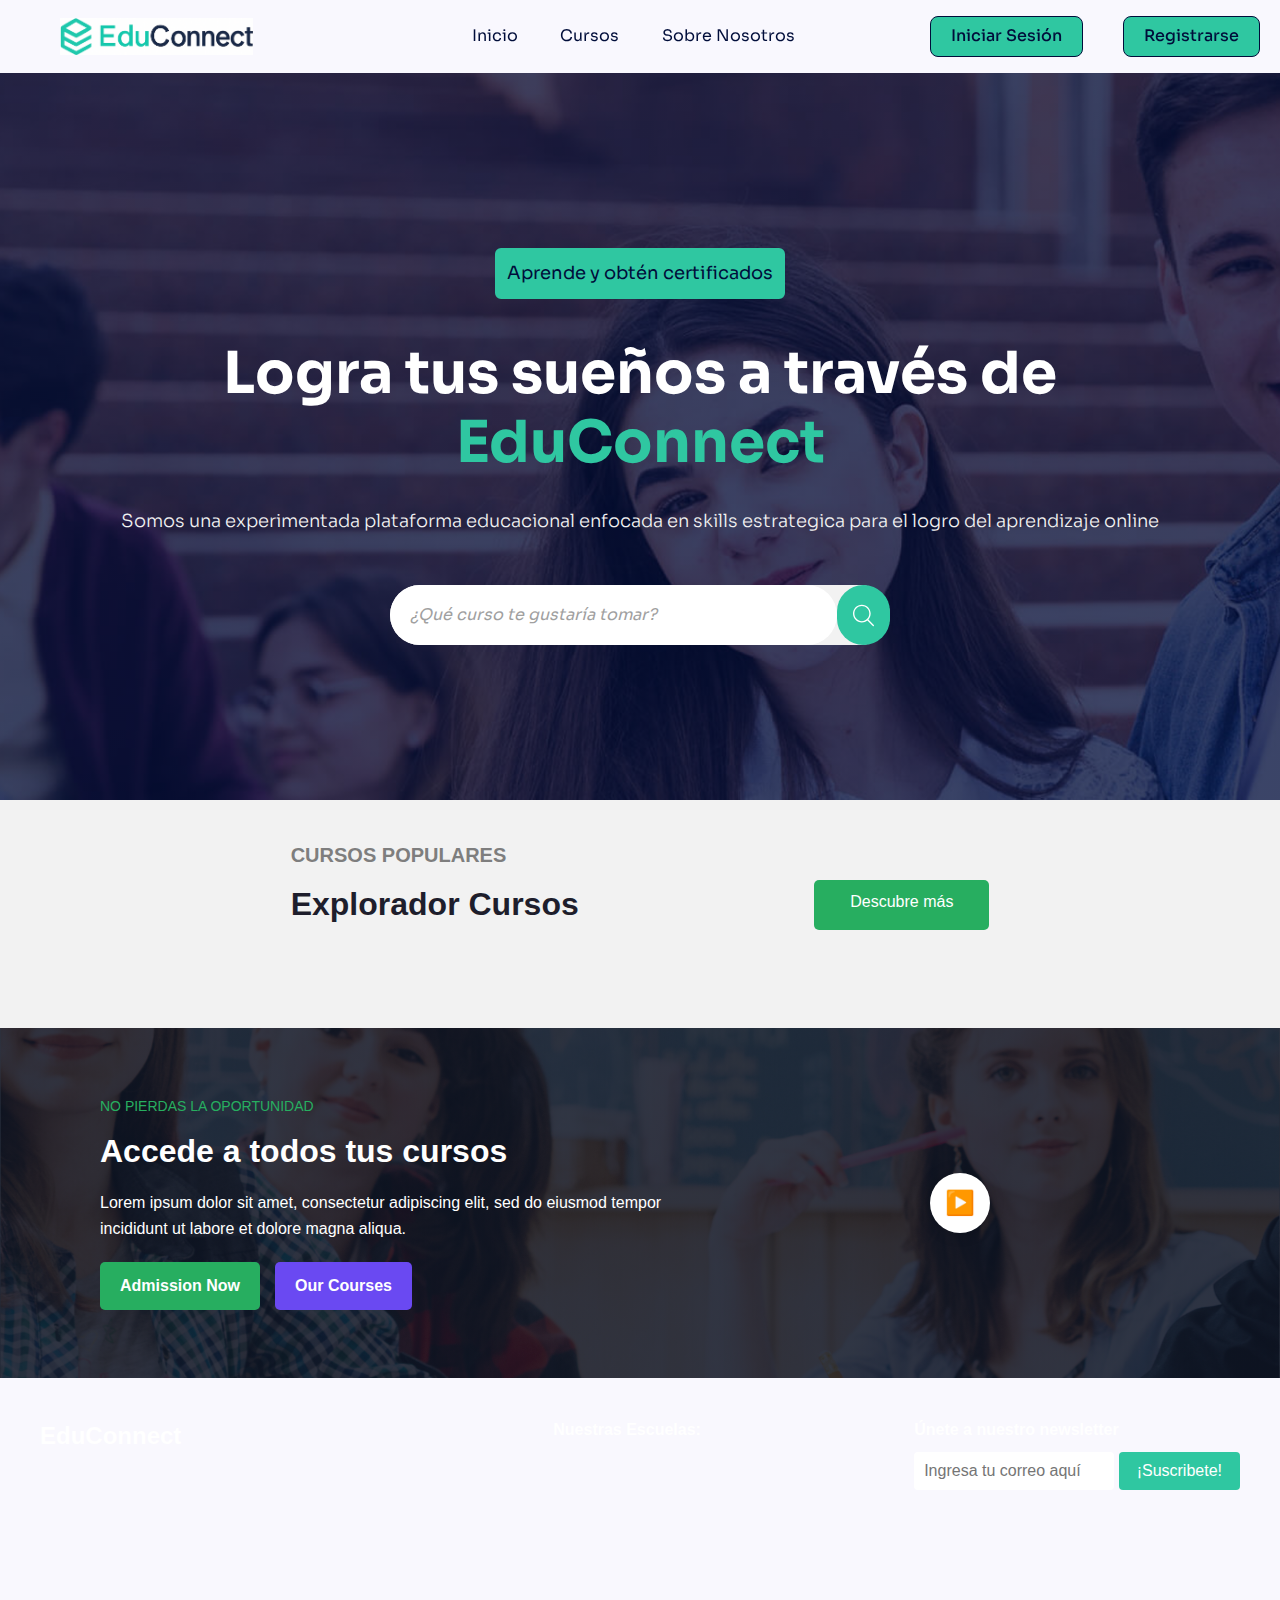
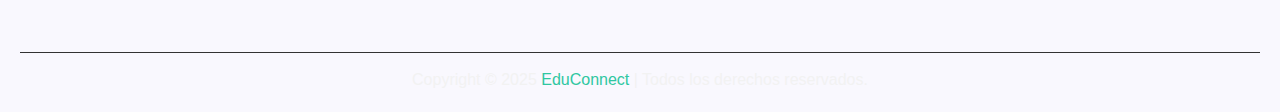
<file: index.html>
<!DOCTYPE html>
<html lang="en">
<head>
    <meta charset="UTF-8">
    <meta name="viewport" content="width=device-width, initial-scale=1.0">
    <link rel="shortcut icon" href="." type="image/x-icon">
    <title>EduConnect | Plataforma Educativa </title>
    <link rel="shortcut icon" href="./assets/icons/favicon_educonnectt.png" type="image/x-icon">
    <link rel="stylesheet" href="./src/css/index.css">
    <link rel="stylesheet" href="./src/css/home.css">
    <link rel="preconnect" href="https://fonts.googleapis.com">
    <link rel="preconnect" href="https://fonts.gstatic.com" crossorigin>
    <link href="https://fonts.googleapis.com/css2?family=Epilogue:ital,wght@0,100..900;1,100..900&family=Sora:wght@100..800&display=swap" rel="stylesheet">
</head>
<body>
    <header class="header">
        <nav class="nav">
            <div class="nav-logo">
                <img src="./assets/icons/logo_educonnectt.png" alt="EduConnect Logo">
            </div>
            <div class="nav-links">
                <ul class="nav-list">
                    <li class="list-item"><a href="#">Inicio</a></li>
                    <li class="list-item"><a href="#">Cursos</a></li>
                    <li class="list-item"><a href="#">Sobre Nosotros</a></li>
                </ul>
            </div>
            <div class="nav-buttons">
                <button id="btn-login" onclick="location.href='./src/html/login.html'">Iniciar Sesión</button>
                <button id="btn-signup">Registrarse</button>
            </div>
        </nav>
        <section class="hero">
            <div class="hero-content">
                <span class="hero-content-span">Aprende y obtén certificados</span>
                <h1 class="hero-content-title"> Logra tus sueños a través de  <span class="resaltado">EduConnect</span></h1>
                <p class="hero-content-paragraph">Somos una experimentada plataforma educacional enfocada en skills estrategica para el logro del aprendizaje online</p>
                <div class="hero-searchbar">
                    <input class="hero-searchbar-input" type="text" placeholder="¿Qué curso te gustaría tomar?">
                    <span></span>
                </div>
            </div>
        </section>
    </header>
    <main>
        <section class="course-section">
            <div class="section-header">
                <h3 class="section-subtitle">Cursos Populares</h3>
            <div>
                <h2 class="section-title">Explorador Cursos</h2>
                <a href="#" class="browse-button">Descubre más</a>
            </div>
            </div>

            <div class="course-grid" id="course-grid"></div>
        </section>

        <section class="offer-banner">
            <div class="offer-content">
                <p class="offer-subtitle">No pierdas la oportunidad</p>
                <h2 class="offer-title">Accede a todos tus cursos</h2>
                <p class="offer-description">
                  Lorem ipsum dolor sit amet, consectetur adipiscing elit, sed do eiusmod tempor incididunt ut labore et dolore magna aliqua.
                </p>
                <div class="offer-buttons">
                  <a href="#" class="btn-green">Admission Now</a>
                  <a href="#" class="btn-purple">Our Courses</a>
                </div>
            </div>
            <div class="offer-play">
              <span class="play-button">▶</span>
            </div>
        </section>

    </main>
    <footer class="footer">
        <div class="footer-container">
          <div class="footer-about">
            <h2 class="logo">EduConnect</h2>
            <p>Interdum velit laoreet id donec ultrices tincidunt arcu. Tristique tortor aliquam nulla facilisi cras fermentum odio eu.</p>
            <div class="social-icons">
              <span class="circle"></span>
              <span class="circle"></span>
              <span class="circle"></span>
              <span class="circle"></span>
            </div>
          </div>

          <div class="footer-services">
            <h4>Nuestras Escuelas:</h4>
            <ul>
              <li><a href="#">› Computación</a></li>
              <li><a href="#">› Química</a></li>
              <li><a href="#">› Física</a></li>
              <li><a href="#">› Biología</a></li>
              <li><a href="#">› Matemática</a></li>
            </ul>
          </div>

          <div class="footer-subscribe">
            <h4>Únete a nuestro newsletter</h4>
            <input type="email" placeholder="Ingresa tu correo aquí" />
            <button>¡Suscribete!</button>
          </div>
        </div>
        <div class="footer-bottom">
          <p>Copyright © 2025 <span class="brand">EduConnect</span> | Todos los derechos reservados.</p>
        </div>
    </footer>
    <script type="module" src="./src/js/index.js"></script>
</body>
</html>
</file>
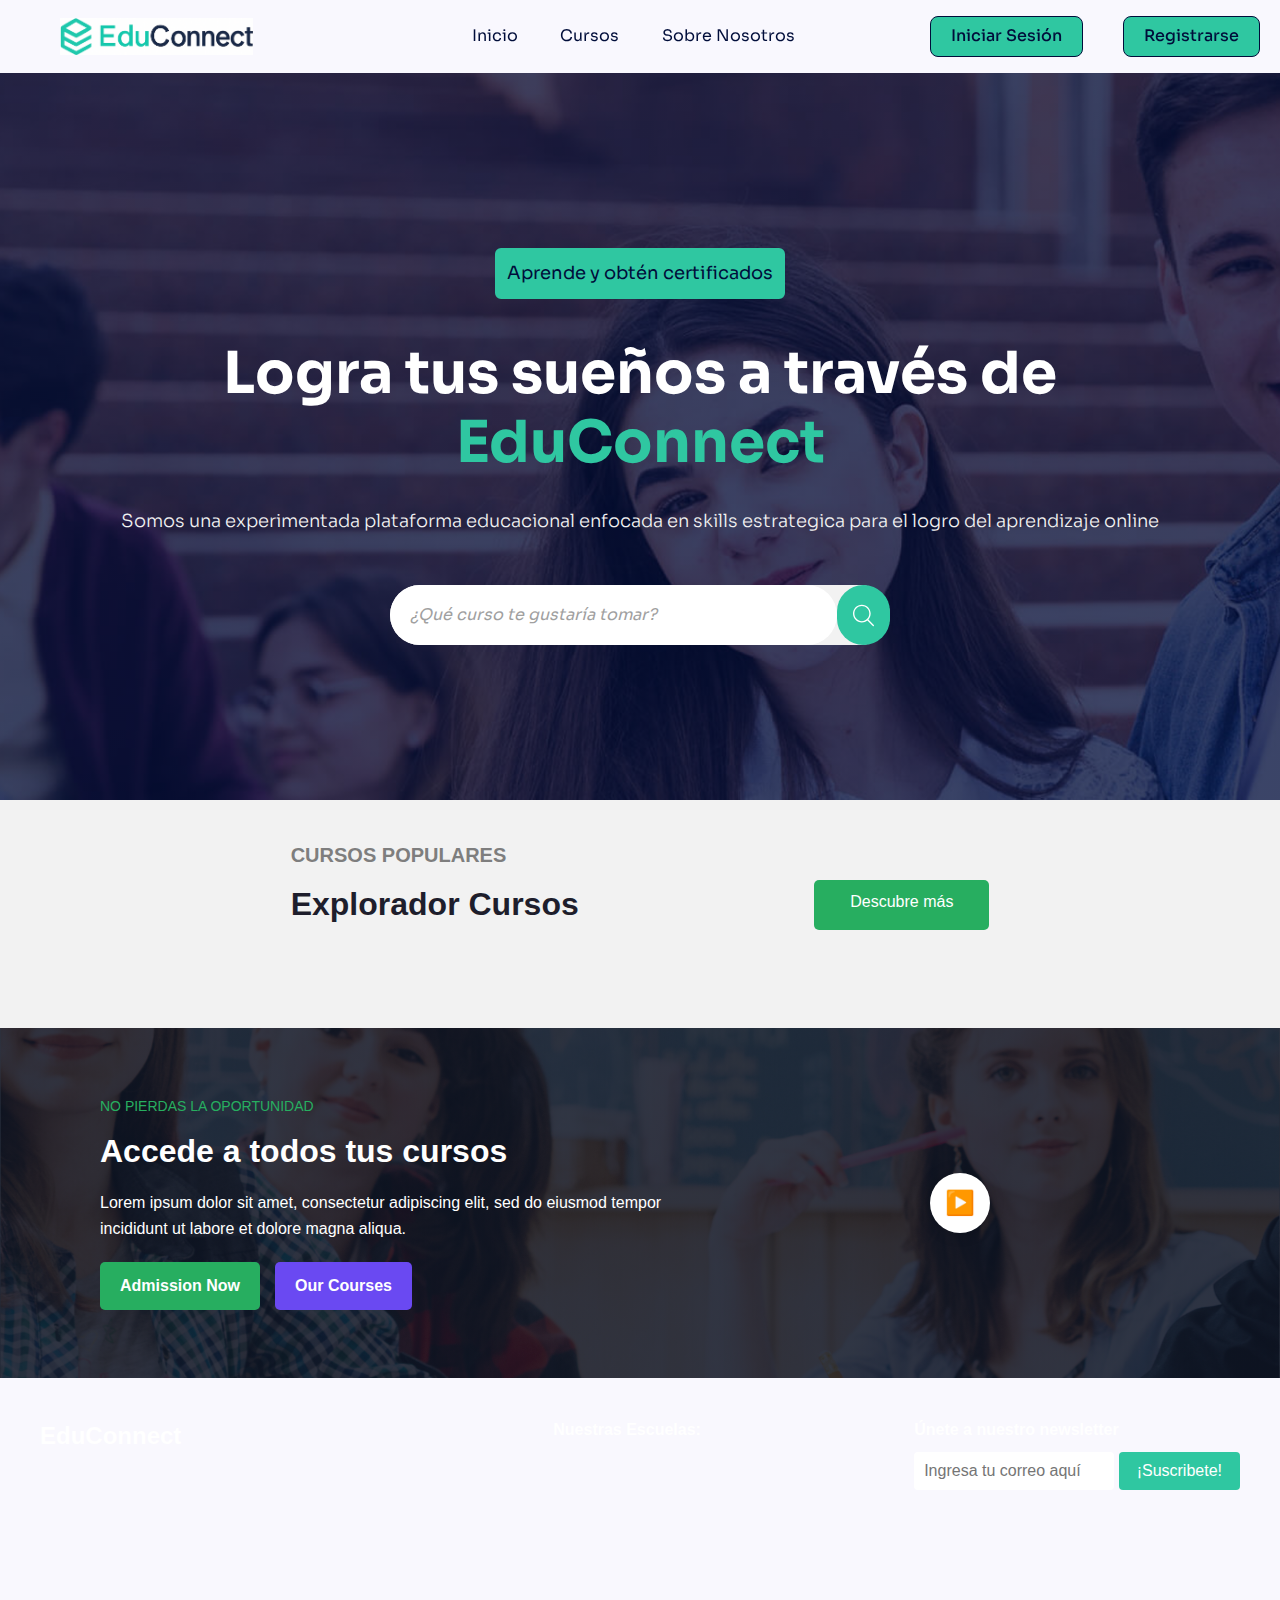
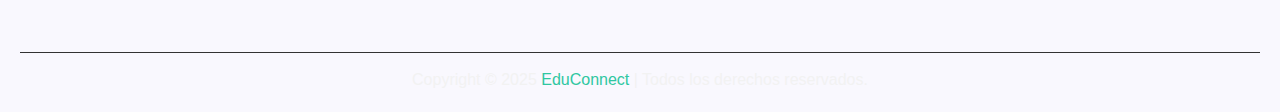
<file: src/html/course.html>
<!DOCTYPE html>
<html lang="en">
<head>
    <meta charset="UTF-8">
    <meta name="viewport" content="width=device-width, initial-scale=1.0">
    <title>´${course.titulo}´| EduConnect</title>
    <link rel="shortcut icon" href="../../assets/icons/favicon_educonnectt.png" type="image/x-icon">
    <link rel="stylesheet" href="../css/index.css">
    <link rel="stylesheet" href="../css/course.css">
    <link rel="preconnect" href="https://fonts.googleapis.com">
    <link rel="preconnect" href="https://fonts.gstatic.com" crossorigin>
    <link href="https://fonts.googleapis.com/css2?family=Epilogue:ital,wght@0,100..900;1,100..900&family=Sora:wght@100..800&display=swap" rel="stylesheet">
</head>
<body>
    <header class="header">
        <nav class="nav">
            <div class="nav-logo">
                <img src="../../assets/icons/logo_educonnectt.png" alt="EduConnect Logo">
            </div>
            <div class="nav-links">
                <ul class="nav-list">
                    <li class="list-item"><a href="./main.html">Inicio</a></li>
                    <li class="list-item"><a href="#">Cursos</a></li>
                    <li class="list-item"><a href="#">Nosotros</a></li>
                    <li class="list-item"><a href="#">Blog</a></li>
                </ul>
            </div>
            <div class="nav-buttons">
                <button id="btn-user" onclick="location.href='#'">
                    <img src="../../assets/icons/user.png" alt="User Icon" class="user-icon"/>
                </button>
                <button id="btn-signout" onclick="location.href='../../index.html'">Cerrar Sesión</button>
            </div>
        </nav>
        <section class="hero">
            <div class="hero-content">
                <span class="hero-content-span">Aprende y obtén certificados</span>
                <h1 class="hero-content-title"> Detalles del Curso</h1>
                <div class="hero-searchbar">
                    <input class="hero-searchbar-input" type="text" placeholder="¿Qué curso te gustaría tomar?">
                    <span></span>
                </div>
            </div>
        </section>
    </header>
    <main class="main-content">
        <section class="course-detail">
            <div class="course-container">
              <div class="course-main">
                <img class="course-banner" alt="Imagen del curso">

              <div class="course-info-top">
                <span class="rating-stars"></span>
                <h2 class="course-title"></h2>
                <div class="course-meta">
                  <span class="course-lessons"></span>
                  <span class="course-students"></span>
                </div>

                <div class="tabs">
                  <button class="tab active">Overview</button>
                  <button class="tab">Estructura</button>
                  <button class="tab">Instructor</button>
                  <button class="tab">Reviews</button>
                </div>
              </div>

              <div class="course-description">
                <h3>DESCRIPCIÓN</h3>
                <p class="description-text"></p>
              </div>
            </div>

              <aside class="course-sidebar">
                <div class="teacher-card">
                  <img class="teacher-img" alt="Foto del instructor">
                  <div class="teacher-content">
                    <h4 class="instructor"></h4>
                    <p class="role">Profesor</p>
                  </div>
                </div>

                <div class="sidebar-box">
                  <p class="sidebar-credit-labell">Unidad de Créditos</p>
                  <p class="sidebar-credit-value"></p>
                  <button class="btn-inscription">Inscribirse</button>
                </div>

                <ul class="sidebar-details">
                  <li><strong>Horario:</strong> 4:00 PM - 6:00 PM</li>
                  <li><strong>Estudiantes inscritos:</strong> 100</li>
                  <li><strong>Evaluaciones:</strong> 7</li>
                  <li><strong>Ciclo:</strong> Básico</li>
                  <li><strong>Dias de Clase</strong> Lunes - Viernes</li>
                </ul>
              </aside>
            </div>
        </section>
    </main>
    <footer class="footer">
        <div class="footer-container">
          <div class="footer-about">
            <h2 class="logo">EduConnect</h2>
            <p>Interdum velit laoreet id donec ultrices tincidunt arcu. Tristique tortor aliquam nulla facilisi cras fermentum odio eu.</p>
            <div class="social-icons">
              <span class="circle"></span>
              <span class="circle"></span>
              <span class="circle"></span>
              <span class="circle"></span>
            </div>
          </div>

          <div class="footer-services">
            <h4>Nuestras Escuelas:</h4>
            <ul>
              <li><a href="#">› Computación</a></li>
              <li><a href="#">› Química</a></li>
              <li><a href="#">› Física</a></li>
              <li><a href="#">› Biología</a></li>
              <li><a href="#">› Matemática</a></li>
            </ul>
          </div>

          <div class="footer-subscribe">
            <h4>Únete a nuestro newsletter</h4>
            <input type="email" placeholder="Ingresa tu correo aquí" />
            <button>¡Suscribete!</button>
          </div>
        </div>

        <div class="footer-bottom">
          <p>Copyright © 2025 <span class="brand">EduConnect</span> | Todos los derechos reservados.</p>
        </div>
    </footer>
    <script type="module" src="../js/details.js"></script>
</body>
</html>
</file>
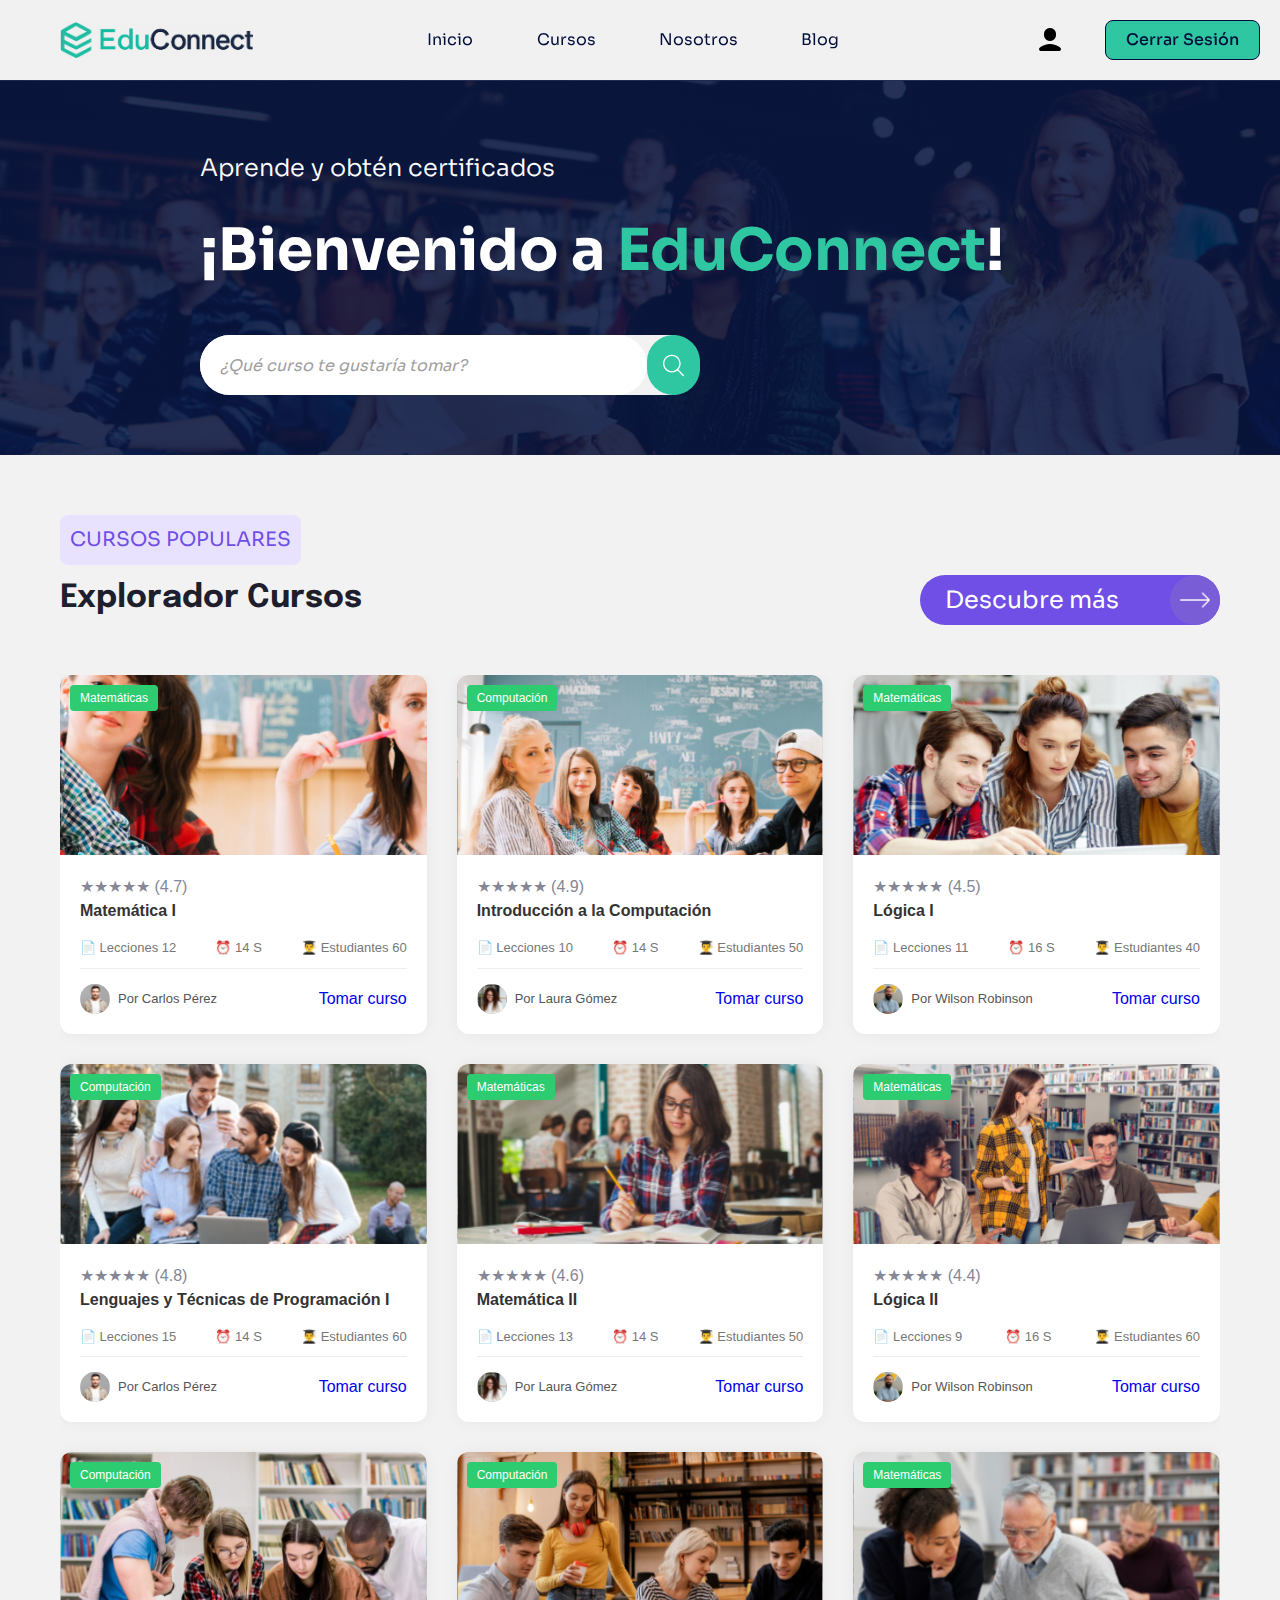
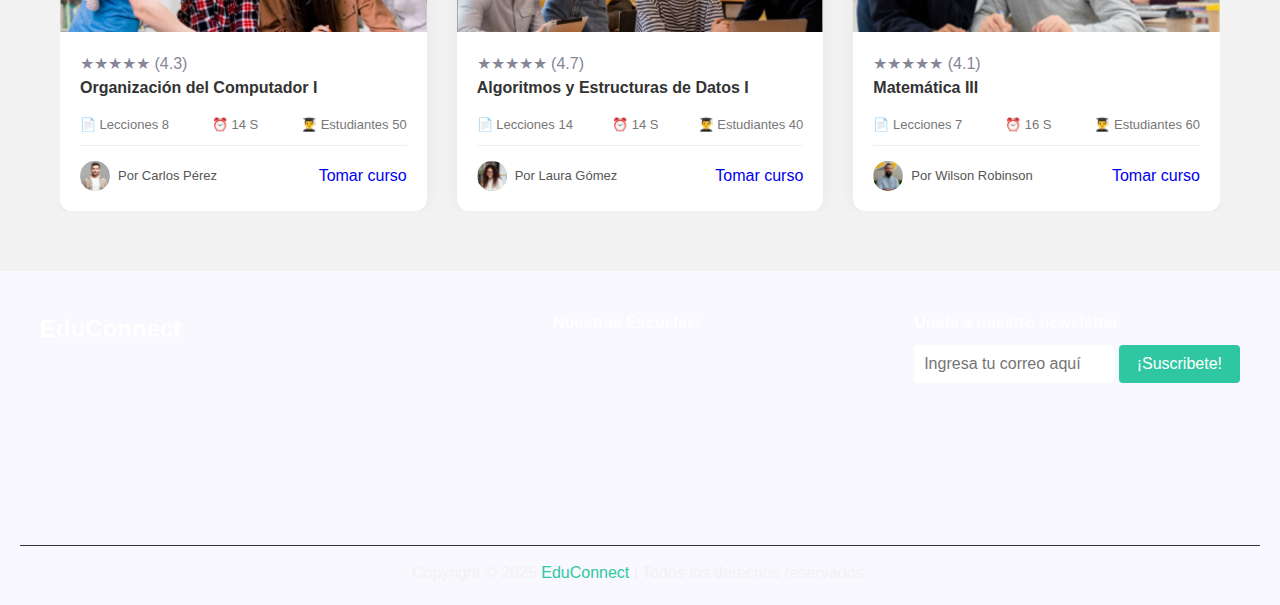
<file: src/html/main.html>
<!DOCTYPE html>
<html lang="en">
<head>
    <meta charset="UTF-8">
    <meta name="viewport" content="width=device-width, initial-scale=1.0">
    <title>Home | EduConnect</title>
    <link rel="shortcut icon" href="../../assets/icons/favicon_educonnectt.png" type="image/x-icon">
    <link rel="stylesheet" href="../css/index.css">
    <link rel="stylesheet" href="../css/main.css">
    <link rel="preconnect" href="https://fonts.googleapis.com">
    <link rel="preconnect" href="https://fonts.gstatic.com" crossorigin>
    <link href="https://fonts.googleapis.com/css2?family=Epilogue:ital,wght@0,100..900;1,100..900&family=Sora:wght@100..800&display=swap" rel="stylesheet">
</head>
<body>
    <header class="header">
        <nav class="nav">
            <div class="nav-logo">
                <img src="../../assets/icons/logo_educonnectt.png" alt="EduConnect Logo">
            </div>
            <div class="nav-links">
                <ul class="nav-list">
                    <li class="list-item"><a href="./main.html">Inicio</a></li>
                    <li class="list-item"><a href="#">Cursos</a></li>
                    <li class="list-item"><a href="#">Nosotros</a></li>
                    <li class="list-item"><a href="#">Blog</a></li>
                </ul>
            </div>
            <div class="nav-buttons">
                <button id="btn-user" onclick="location.href='#'">
                    <img src="../../assets/icons/user.png" alt="User Icon" class="user-icon"/>
                </button>
                <button id="btn-signout" onclick="location.href='../../index.html'">Cerrar Sesión</button>
            </div>
        </nav>
        <section class="hero">
            <div class="hero-content">
                <span class="hero-content-span">Aprende y obtén certificados</span>
                <h1 class="hero-content-title"> ¡Bienvenido a <span class="resaltado">EduConnect</span>!</h1>
                <div class="hero-searchbar">
                    <input class="hero-searchbar-input" type="text" placeholder="¿Qué curso te gustaría tomar?">
                    <span></span>
                </div>
            </div>
        </section>
    </header>
    <main class="main-content">
        <section class="course-section">
            <div class="section-header">
                <h3 class="section-subtitle">Cursos Populares</h3>
            <div>
                <h2 class="section-title">Explorador Cursos</h2>
                <div class="course-btn">Descubre más
                    <span class="course-btn-arrow"></span>
                </div>
            </div>
            </div>

            <div class="course-grid" id="course-grid"></div>
        </section>

    </main>
    <footer class="footer">
        <div class="footer-container">
          <div class="footer-about">
            <h2 class="logo">EduConnect</h2>
            <p>Interdum velit laoreet id donec ultrices tincidunt arcu. Tristique tortor aliquam nulla facilisi cras fermentum odio eu.</p>
            <div class="social-icons">
              <span class="circle"></span>
              <span class="circle"></span>
              <span class="circle"></span>
              <span class="circle"></span>
            </div>
          </div>

          <div class="footer-services">
            <h4>Nuestras Escuelas:</h4>
            <ul>
              <li><a href="#">› Computación</a></li>
              <li><a href="#">› Química</a></li>
              <li><a href="#">› Física</a></li>
              <li><a href="#">› Biología</a></li>
              <li><a href="#">› Matemática</a></li>
            </ul>
          </div>

          <div class="footer-subscribe">
            <h4>Únete a nuestro newsletter</h4>
            <input type="email" placeholder="Ingresa tu correo aquí" />
            <button>¡Suscribete!</button>
          </div>
        </div>

        <div class="footer-bottom">
          <p>Copyright © 2025 <span class="brand">EduConnect</span> | Todos los derechos reservados.</p>
        </div>
    </footer>
    <script type="module" src="../js/main.js"></script>
</body>
</html>
</file>
<file: src/css/index.css>
:root {
    --blue:#000D3A;
    --cyan: #2FC7A1;
    --gray: #F9F8FE;
    --medium-gray: #858796;
    --dark-gray: #333333;
    --light-gray: #F2F2F2;
    --gray-subtitle: #7E7E7E;
    --black-title: #1E1E2C;
    --dark-green: #27AE60;
    --light-green: #2ECC71;
    --stars: #F39C12;
    --dark-purple: #551A8B;
    --medium-purple: #6A49F2;

    --title-size: 32rem;
    --subtitle-size: 24rem;
    --text-size: 16rem;

    --Sora: 'Sora', -apple-system, "Segoe UI", Roboto, "Helvetica Neue", Arial, sans-serif, "Apple Color Emoji", "Segoe UI Emoji", "Segoe UI Symbol", "Noto Color Emoji";
    --Epilogue: 'Epilogue', Menlo, Monaco, Consolas, "Liberation Mono", "Courier New", monospace;
}

*,
*::before,
*::after {
    box-sizing: border-box;
    margin: 0;
    padding: 0;
    border: 0;
}

html {
    font-family: sans-serif;
    font-size: 6.25%; /* 1rem = 10px */
    line-height: 1.15;
    -webkit-text-size-adjust: 100%;
}

article,
aside,
figcaption,
figure,
footer,
header,
hgroup,
main,
nav,
section {
    display: block;
}

body {
    margin: 0;
    font-family: "Nunito", -apple-system, BlinkMacSystemFont, "Segoe UI", Roboto, "Helvetica Neue", Arial, sans-serif, "Apple Color Emoji", "Segoe UI Emoji", "Segoe UI Symbol", "Noto Color Emoji";
    font-size: 16rem;
    font-weight: 400;
    line-height: 1.5;
    color: #858796;
    text-align: left;
    background-color: var(--gray);
}

main {
    display: block;
}

h1 {
    font-size: 20rem;
    margin: 0.67em 0;
}

button,
input,
optgroup,
select,
textarea {
    font-family: inherit;
    font-size: 100%;
    line-height: 1.15;
    margin: 0;
}

ul {
    list-style: none;
}

a {
    text-decoration: none;
    background-color: transparent;
}

img {
    max-width: 100%;
    display: block;
    border-style: none;
}

button,
[type="button"],
[type="reset"],
[type="submit"] {
    background-color: transparent;
    -webkit-appearance: button;
}
</file>
<file: src/css/home.css>
.header {
    display: flex;
    flex-direction: column;

    width: 100%;
    height: 800rem;

}

.nav {
    display: flex;
    flex-wrap: nowrap;
    justify-content: center;
    align-items: center;

    width: 100%;
    height: 80rem;
    top: 0;
    position: sticky;

    background-color: var(--nav-color);
}

.nav-logo {
    display: flex;
    align-items: center;

    width: 100%;
    height: 100%;
}

.nav-logo img {
    max-width: 60%;
    max-height: 80%;
    padding-left: 60rem;
    object-fit: contain;
    mix-blend-mode: multiply;
}

.nav-buttons {
    display: flex;
    flex-direction: row;
    flex-wrap: nowrap;
    justify-content: flex-end;
    align-items: center;
    gap: 40rem;

    width: 100%;
    height: 100%;
    padding: 0 20rem 0 0;
}

#btn-login,
#btn-signup {
    background-color: var(--cyan);
    border: var(--blue) 1px solid;
    border-radius: 8rem;
    padding: 10rem 20rem;

    font-family: var(--Sora);
    font-size: var(--text-size);
    font-weight: 500;
    color: var(--blue);
}

.nav-links {
    display: flex;
    flex-direction: row;
    flex-wrap: nowrap;
    justify-content: space-between;
    align-items: center;

    width: 100%;
    height: 100%;
}

.nav-list {
    display: flex;
    flex-direction: row;
    flex-wrap: nowrap;
    justify-content: center;
    align-items: center;
    gap: 10%;

    width: 100%;
    height: 100%;
}

.list-item a {
    font-family: var(--Sora);
    font-size: var(--text-size);
    font-weight: 400;
    color: var(--blue);
}

/* HERO SECTION */

.hero {
    display: flex;
    flex-direction: column;
    justify-content: center;
    align-items: center;

    width: 100%;
    height: 100%;

    background-image:
        linear-gradient(rgba(0, 13, 58, 0.75) 100%),
        url('../../assets/images/hero-bg.png');
    background-size: cover;
    background-repeat: no-repeat;
    background-position: center;
}

.hero-content {
    display: flex;
    flex-direction: column;
    justify-content: center;
    align-items: center;

    width: calc(100% - 150rem);
    height: 100%;

    color: white;
}

.hero-content-span {
    font-family: var(--Sora);
    font-size: 18rem;
    font-weight: 400;
    text-align: center;

    margin: 20rem 0;
    border: 12.5rem solid var(--cyan);
    border-radius: 6rem;

    color: var(--blue);
    background-color: var(--cyan);
}

.hero-content-title {
    font-family: var(--Sora);
    font-size: 58rem;
    font-weight: 700;

    margin: 20rem 0;

    text-align: center;
    word-wrap:break-word;
    line-height: 1.2;
}

.resaltado {
    color: var(--cyan);
}

.hero-content-paragraph {
    font-family: var(--Sora);
    font-size: 18rem;
    font-weight: 300;
    text-align: center;

    margin: 10rem 0 50rem 0;

    color: #F2F2F2;
}

.hero-searchbar {
    display: flex;
    flex-direction: row;
    justify-content: center;
    align-items: center;

    width: 100%;
    max-width: 500rem;
    height: 60rem;

    background-color: var(--light-gray);
    border-radius: 30rem;
}

.hero-searchbar-input {
    width: 100%;
    height: 100%;
    padding: 20rem;

    font-family: var(--Sora);
    font-size: var(--text-size);
    font-weight: 400;

    border: none;
    border-radius: 30rem;
}

.hero-searchbar-input:focus {
    outline: none;
    box-shadow: 0 0 5px rgba(47, 199, 161, 0.5);
}

.hero-searchbar-input::placeholder {
    color: #A0A0A0;
    font-style: italic;
}

.hero-searchbar span {
    display: inline-block;
    width: 60rem;
    height: 60rem;

    background-image: url('../../assets/icons/search-icon.svg');
    background-repeat: no-repeat;
    background-size: 40%;
    background-position: center;
    background-color: var(--cyan);
    border-radius: 30rem;

    padding: 10rem 0;
    cursor: pointer;
}

/* MAIN SECTION */

main {
    display: flex;
    flex-direction: column;
    align-items: center;

    width: 100%;
    height: 100%;
    background-color: var(--light-gray);
}

/* PRINCIPAL SECTION - MAIN */

.principal {
    display: flex;
    flex-direction: row;
    justify-content: center;
    align-items: center;
    gap: 10rem;

    border: 1px solid var(--blue);

    width: calc(100% - 200rem);
    height: calc(100% - 200rem);
    margin: 40rem 40rem;
    padding: 0 10rem;
}

.principal-image {
    width: calc(100% - 20rem);
    height: calc(100% - 20rem);

    border: 3px solid var(--cyan);
}

.principal-content {
    display: flex;
    flex-direction: column;
    justify-content: center;
    align-items: center;

    width: calc(100% - 20rem);
    height: calc(100% - 20rem);
    padding: 20rem;

    font-family: var(--Sora);
    font-size: var(--text-size);
    font-weight: 400;
    color: var(--blue);

    text-align: center;

    border: 3px solid var(--blue);
}

.section-header {
    display: flex;
    justify-content: flex-start;
    align-items: center;
    flex-wrap: wrap;

    margin-bottom: 20rem;
}

.section-header div {
    display: flex;
    width: 100%;
    justify-content: space-between;
    gap: 20rem;
}

.course-section {
    padding: 40rem 20rem;
    max-width: 1200rem;
    margin: auto;
    text-align: center;
}

.section-subtitle {
    justify-self: center;

    font-size: 20rem;
    color: var(--gray-subtitle);
    text-transform: uppercase;

    margin-bottom: 10rem;
}

.section-title {
    font-size: var(--title-size);
    font-weight: bold;
    color: var(--black-title);

    margin-bottom: 40rem;
}

.browse-button {
    width: 175rem;
    height: 50rem;
    padding: 10rem;
    border-radius: 5px;

    background: var(--dark-green);
    color: white;
    font-size: var(--text-size);

    text-decoration: none;
}

.course-grid {
    display: grid;
    grid-template-columns: repeat(auto-fill, minmax(280rem, 1fr));
    grid-auto-flow: column;
    gap: 30rem;
    overflow-x: auto;
    white-space: nowrap
}

.course-card {
    background: white;
    border-radius: 12px;
    box-shadow: 0 0 15px rgba(0, 0, 0, 0.05);
    overflow: hidden;
    text-align: left;
}

.course-card:nth-child(n+4) {
    display: none;
}

.course-image {
    position: relative;
    height: 180rem;
    background-color: #ddd;
}

.course-image img {
    width: 100%;
    height: 100%;
    object-fit: cover;
}

.badge {
    position: absolute;
    top: 10px;
    left: 10px;
    background: var(--light-green);
    color: white;
    font-size: 12rem;
    padding: 4rem 10rem;
    border-radius: 4px;
}

.course-content {
    padding: 20rem;
}

.valoration {
    display: flex;
    align-items: center;
    gap: 8rem;

    margin-bottom: 10rem;

    font-size: 14rem;
    color: var(--stars);
}

.course-title {
    margin-bottom: 15rem;

    font-size: var(--text-size);
    font-weight: bold;
    color: var(--dark-gray);
}

.course-info {
    margin-bottom: 15rem;
    border-bottom: 1px solid #eee;
    padding-bottom: 10rem;

    font-size: 12rem;
    display: flex;
    justify-content: space-between;
    color: #777;
}

.course-footer {
    display: flex;
    justify-content: space-between;
    align-items: center;
}

.instructor {
    display: flex;
    align-items: center;
    gap: 8rem;

    font-size: 13rem;
    color: #555;
}

.instructor-img {
    width: 30rem;
    height: 30rem;

    border-radius: 50%;
    background-color: #bbb;
}

.take-course {
    text-align: right;
    font-size: 14rem;
    display: block;
    font-weight: bold;
    color: var(--dark-gray);
}

/* SECOND SECTION - MAIN */

.offer-banner {
    display: flex;
    justify-content: space-between;
    align-items: center;
    flex-wrap: wrap;
    gap: 40rem;

    width: 100%;
    height: 350rem;
    padding: 60rem 100rem;

    background-image:
            linear-gradient(rgba(14, 21, 37, 0.85),
            rgba(14, 21, 37, 0.85)),
            url('../../assets/images/classroom.svg');
    background-size: cover;
    background-repeat: no-repeat;
    background-position: center;

    color: white;

}

.offer-content {
    max-width: 600rem;
}

.offer-subtitle {
    text-transform: uppercase;
    font-size: 14rem;
    color: var(--dark-green);
    margin-bottom: 10rem;
}

.offer-title {
    font-size: var(--title-size);
    margin-bottom: 15rem;
}

.offer-description {
    font-size: var(--text-size);
    line-height: 1.6;
    margin-bottom: 20rem;
}

.offer-buttons {
    display: flex;
    gap: 15rem;
}

.btn-green,
.btn-purple {
    text-decoration: none;
    padding: 12rem 20rem;
    border-radius: 5px;
    font-weight: bold;
    font-size: var(--text-size);
}

.btn-green {
    background: var(--dark-green);
    color: white;
}

.btn-purple {
    background: var(--medium-purple);
    color: white;
}

.offer-play {
    display: flex;
    align-items: center;
    justify-content: center;
    flex: 1;
}

.play-button {
    display: inline-block;
    background: white;
    color: var(--medium-purple);
    font-size: var(--subtitle-size);
    border-radius: 50%;
    width: 60rem;
    height: 60rem;
    text-align: center;
    line-height: 60rem;
    cursor: pointer;
    box-shadow: 0 0 15rem rgba(0, 0, 0, 0.2);
}

/* FOOTER */

.footer {
    background: var(--footer-bg);
    color: var(--gray);
    padding: 40rem 20rem 20rem;
}

.footer-container {
    display: flex;
    justify-content: space-between;
    flex-wrap: wrap;
    gap: 30rem;
    max-width: 1200rem;
    margin: auto;
}

.footer-about {
    max-width: 300rem;
}

.logo {
    font-size: var(--subtitle-size);
    color: white;
    margin-bottom: 10rem;
}

.footer-about p {
    font-size: var(--text-size);
    line-height: 1.6;
}

.social-icons {
    display: flex;
    gap: 10rem;

    margin-top: 15rem;
}

.circle {
    width: 32rem;
    height: 32rem;
    background: var(--circle-bg);
    border-radius: 50%;
}

.footer-services h4,
.footer-subscribe h4 {
    margin-bottom: 10rem;

    color: white;
}

.footer-services ul {
    list-style: none;
    padding: 0;
    font-size: var(--text-size);
}

.footer-services li {
    margin-bottom: 8rem;
}

.footer-services li a {
    color: var(--gray);
    text-decoration: none;
}

.footer-subscribe input {
    width: 200rem;

    padding: 10rem;
    margin-bottom: 10rem;

    border: none;
    border-radius: 4rem;
}

.footer-subscribe button {
    background: var(--cyan);
    color: white;
    padding: 10rem 18rem;
    border: none;
    border-radius: 4rem;
    cursor: pointer;
}

.footer-bottom {
    text-align: center;
    margin-top: 40rem;
    border-top: 1px solid var(--dark-gray);
    padding-top: 15rem;
    font-size: var(--text-size);
    color: var(--light-gray);
}

.footer-bottom .brand {
    color: var(--cyan);
}
</file>
<file: src/css/course.css>
.header {
    display: flex;
    flex-direction: column;

    width: 100%;
    height: 100%;
}

.nav {
    display: flex;
    flex-wrap: nowrap;
    justify-content: center;
    align-items: center;
    top: 0;
    position: sticky;

    width: 100%;
    height: 80rem;

    background-color: var(--nav-color);
}

.nav-logo {
    display: flex;
    align-items: center;

    width: 100%;
    height: 100%;
}

.nav-logo img {
    max-width: 60%;
    max-height: 80%;
    padding-left: 60rem;
    object-fit: contain;
    mix-blend-mode: multiply;
}

.nav-buttons {
    display: flex;
    flex-direction: row;
    flex-wrap: nowrap;
    justify-content: flex-end;
    align-items: center;
    gap: 40rem;

    width: 100%;
    height: 100rem;
    padding: 0 20rem 0 0;
}

#btn-signout {
    background-color: var(--cyan);
    border: var(--blue) 1px solid;
    border-radius: 8rem;
    padding: 10rem 20rem;

    font-family: var(--Sora);
    font-size: var(--text-size);
    font-weight: 500;
    color: var(--blue);
}

.nav-links {
    display: flex;
    flex-direction: row;
    flex-wrap: nowrap;
    justify-content: space-between;
    align-items: center;

    width: 100%;
    height: 100%;
}

.nav-list {
    display: flex;
    flex-direction: row;
    flex-wrap: nowrap;
    justify-content: center;
    align-items: center;
    gap: 10%;

    width: 100%;
    height: 100%;
}

.list-item a {
    font-family: var(--Sora);
    font-size: var(--text-size);
    font-weight: 400;
    color: var(--blue);
}

.user-icon:hover {
    z-index: 2;
    content: url('../../assets/icons/user-cyan.png');
    border: none;
    cursor: pointer;
}

/* HERO SECTION */

.hero {
    display: flex;
    flex-direction: column;
    justify-content: center;
    align-items: center;

    width: 100%;
    height: 375rem;

    background-image:
        linear-gradient(rgba(0, 13, 58, 0.85) 100%),
        url('../../assets/images/library.svg');
    background-size: cover;
    background-repeat: no-repeat;
    background-position: center;
}

.hero-content {
    display: flex;
    flex-direction: column;
    justify-content: center;
    align-items: flex-start;
    margin: auto;

    width: calc(100% - 400rem);
    height: 100%;

    color: white;
}

.hero-content-span {
    font-family: var(--Sora);
    font-size: var(--subtitle-size);
    font-weight: 350;
    text-align: center;

    margin: 10rem 0;

    color: var(--orange);
}

.hero-content-title {
    justify-self: flex-start;

    font-family: var(--Sora);
    font-size: 58rem;
    font-weight: 700;

    margin: 20rem 0 50rem 0;

    text-align: center;
    word-wrap: break-word;
    line-height: 1.2;
}

.resaltado {
    color: var(--cyan);
}

.hero-content-paragraph {
    font-family: var(--Sora);
    font-size: 18rem;
    font-weight: 300;
    text-align: center;

    margin: 10rem 0 50rem 0;

    color: #F2F2F2;
}

.hero-searchbar {
    display: flex;
    flex-direction: row;
    justify-content: center;
    align-items: center;

    width: 100%;
    max-width: 500rem;
    height: 60rem;

    background-color: var(--light-gray);
    border-radius: 30rem;
}

.hero-searchbar-input {
    width: 100%;
    height: 100%;
    padding: 20rem;

    font-family: var(--Sora);
    font-size: var(--text-size);
    font-weight: 400;

    border: none;
    border-radius: 30rem;
}

.hero-searchbar-input:focus {
    outline: none;
    box-shadow: 0 0 5px rgba(47, 199, 161, 0.5);
}

.hero-searchbar-input::placeholder {
    color: #A0A0A0;
    font-style: italic;
}

.hero-searchbar span {
    display: inline-block;
    width: 60rem;
    height: 60rem;

    background-image: url('../../assets/icons/search-icon.svg');
    background-repeat: no-repeat;
    background-size: 40%;
    background-position: center;
    background-color: var(--cyan);
    border-radius: 30rem;

    padding: 10rem 0;
    cursor: pointer;
}

/* MAIN */

.main-content {
    display: flex;
    flex-direction: column;
    align-items: center;
    width: 100%;
    height: 100%;
    background-color: var(--light-gray);
}

.course-detail {
    padding: 40rem 20rem;
    max-width: 1200rem;
    margin: auto;
}

.course-container {
    display: flex;
    gap: 40rem;
    flex-wrap: wrap;
}

.course-main {
    flex: 1 1 65%;
}

.course-banner {
    width: 100%;
    border-radius: 8rem;
    margin-bottom: 20rem;
}

.course-info-top h2 {
    font-size: var(--title-size);
    margin: 10rem 0;
    color: var(--black-title);
}

.rating-stars {
    color: var(--stars);
    font-size: 14rem;
}

.course-meta {
    display: flex;
    margin: 10rem 0 20rem;
    gap: 20rem;

    font-size: 16rem;
    color: var(--gray-subtitle);
}

.tabs {
    display: flex;
    gap: 10rem;
    margin-bottom: 30rem;
}

.tab {
    padding: 8rem 16rem;

    font-size: var(--text-size);
    background: var(--light-gray);
    font-weight: 600;
    border-radius: 4rem;
    border: none;
    cursor: pointer;
}

.tabs .tab.active {
    background: var(--black-title);
    color: white;
}

.course-description h3,
.course-learn h3 {
    font-size: 16rem;
    color: var(--black-title);
    margin-bottom: 10rem;
}

.course-description p,
.course-learn p {
    font-size: 14rem;
    line-height: 1.7;
    color: var(--dark-gray);
}

/* Sidebar */

.course-sidebar {
    flex: 1 1 30%;
}

.teacher-card {
    width: 100%;
    max-height: 450rem;
    position: relative;
    padding: 20rem 20rem;
    margin-bottom: 20rem;

    font-family: var(--Sora);
    background: white;
    overflow: hidden;
    border-radius: 10rem;
    box-shadow: 0 4rem 12rem rgba(0, 0, 0, 0.05);
}

.teacher-img {
    top: 0;
    width: 100%;
    max-height: 300rem;
}

.teacher-content {
    padding: 16rem;
    text-align: left;
}

.instructor {
    margin: 8rem 0 4rem;

    font-size: var(--subtitle-size);
    font-weight: bold;
    color: var(--black-title);
}

.role {
    margin-bottom: 10rem;

    color: var(--orange);
    font-size: var(--text-size);
}

.sidebar-img {
    width: 100%;

    border-radius: 8rem;
    margin-bottom: 20rem;
}

.sidebar-box {
    width: 100%;
    max-height: 250rem;
    padding: 20rem;
    margin-bottom: 20rem;

    background: var(--gray);
    border-radius: 8rem;
    text-align: center;
}

.sidebar-credit-labell {
    font-size: var(--text-size);
    color: var(--medium-gray);
}

.sidebar-credit-value {
    margin: 10rem 0;

    font-size: var(--title-size);
    font-weight: 600;
    color: var(--black-title);
}

.btn-inscription {
    width: 70%;
    padding: 12rem 20rem;

    font-family: var(--Sora);
    font-size: var(--subtitle-size);
    font-weight: 600;
    background: var(--medium-purple);
    color: white;
    border: none;
    border-radius: 5rem;
    cursor: pointer;
}

.sidebar-details {
    font-size: var(--text-size);
    line-height: 1.8;
    color: var(--dark-gray);
    list-style: none;
}

.sidebar-details li {
    border-bottom: 1px solid var(--light-gray);
    padding: 6rem 0;
}

/* FOOTER */

.footer {
    background: var(--footer-bg);
    color: var(--gray);
    padding: 40rem 20rem 20rem;
}

.footer-container {
    display: flex;
    justify-content: space-between;
    flex-wrap: wrap;
    gap: 30rem;
    max-width: 1200rem;
    margin: auto;
}

.footer-about {
    max-width: 300rem;
}

.logo {
    font-size: var(--subtitle-size);
    color: white;
    margin-bottom: 10rem;
}

.footer-about p {
    font-size: var(--text-size);
    line-height: 1.6;
}

.social-icons {
    display: flex;
    gap: 10rem;

    margin-top: 15rem;
}

.circle {
    width: 32rem;
    height: 32rem;
    background: var(--circle-bg);
    border-radius: 50%;
}

.footer-services h4,
.footer-subscribe h4 {
    margin-bottom: 10rem;

    color: white;
}

.footer-services ul {
    list-style: none;
    padding: 0;
    font-size: var(--text-size);
}

.footer-services li {
    margin-bottom: 8rem;
}

.footer-services li a {
    color: var(--gray);
    text-decoration: none;
}

.footer-subscribe input {
    width: 200rem;

    padding: 10rem;
    margin-bottom: 10rem;

    border: none;
    border-radius: 4rem;
}

.footer-subscribe button {
    background: var(--cyan);
    color: white;
    padding: 10rem 18rem;
    border: none;
    border-radius: 4rem;
    cursor: pointer;
}

.footer-bottom {
    text-align: center;
    margin-top: 40rem;
    border-top: 1px solid var(--dark-gray);
    padding-top: 15rem;
    font-size: var(--text-size);
    color: var(--light-gray);
}

.footer-bottom .brand {
    color: var(--cyan);
}
</file>
<file: src/css/main.css>
.header {
    display: flex;
    flex-direction: column;

    width: 100%;
    height: 100%;
}

.nav {
    display: flex;
    flex-direction: row;
    flex-wrap: nowrap;
    justify-content: space-between;
    align-items: center;
    top: 0;
    position: sticky;

    width: 100%;
    height: 80rem;

    background-color: #f1f0f0ea;
}

.nav-logo {
    display: flex;
    align-items: center;
    justify-content: flex-start;

    width: 100%;
    height: 100%;
}

.nav-logo img {
    max-width: 60%;
    max-height: 80%;
    padding-left: 60rem;
    object-fit: contain;
    mix-blend-mode: multiply;
}

.nav-buttons {
    display: flex;
    flex-direction: row;
    flex-wrap: nowrap;
    justify-content: flex-end;
    align-items: center;
    gap: 40rem;

    width: 100%;
    height: 100rem;
    padding: 0 20rem 0 0;
}

#btn-signout {
    background-color: var(--cyan);
    border: var(--blue) 1px solid;
    border-radius: 8rem;
    padding: 10rem 20rem;

    font-family: var(--Sora);
    font-size: var(--text-size);
    font-weight: 500;
    color: var(--blue);
}

.user-icon:hover {
    z-index: 2;
    content: url('../../assets/icons/user-cyan.png');
    border: none;
    cursor: pointer;
}

.nav-links {
    display: flex;
    flex-direction: row;
    flex-wrap: nowrap;
    justify-content: space-between;
    align-items: center;

    width: 100%;
    height: 100%;
}

.nav-list {
    display: flex;
    flex-direction: row;
    flex-wrap: nowrap;
    justify-content: center;
    align-items: center;
    gap: 15%;

    width: 100%;
    height: 100%;
}

.list-item a {
    font-family: var(--Sora);
    font-size: var(--text-size);
    font-weight: 400;
    color: var(--blue);
}

/* HERO SECTION */

.hero {
    display: flex;
    flex-direction: column;
    justify-content: center;
    align-items: center;

    width: 100%;
    height: 375rem;

    background-image:
        linear-gradient(rgba(0, 13, 58, 0.85) 100%),
        url('../../assets/images/library.svg');
    background-size: cover;
    background-repeat: no-repeat;
    background-position: center;
}

.hero-content {
    display: flex;
    flex-direction: column;
    justify-content: center;
    align-items: flex-start;
    margin: auto;

    width: calc(100% - 400rem);
    height: 100%;

    color: white;
}

.hero-content-span {
    font-family: var(--Sora);
    font-size: var(--subtitle-size);
    font-weight: 350;
    text-align: center;

    margin: 10rem 0;

    color: var(--orange);
}

.hero-content-title {
    justify-self: flex-start;

    font-family: var(--Sora);
    font-size: 58rem;
    font-weight: 700;

    margin: 20rem 0 50rem 0;

    text-align: center;
    word-wrap: break-word;
    line-height: 1.2;
}

.resaltado {
    color: var(--cyan);
}

.hero-content-paragraph {
    font-family: var(--Sora);
    font-size: 18rem;
    font-weight: 300;
    text-align: center;

    margin: 10rem 0 50rem 0;

    color: #F2F2F2;
}

.hero-searchbar {
    display: flex;
    flex-direction: row;
    justify-content: center;
    align-items: center;

    width: 100%;
    max-width: 500rem;
    height: 60rem;

    background-color: var(--light-gray);
    border-radius: 30rem;
}

.hero-searchbar-input {
    width: 100%;
    height: 100%;
    padding: 20rem;

    font-family: var(--Sora);
    font-size: var(--text-size);
    font-weight: 400;

    border: none;
    border-radius: 30rem;
}

.hero-searchbar-input:focus {
    outline: none;
    box-shadow: 0 0 5px rgba(47, 199, 161, 0.5);
}

.hero-searchbar-input::placeholder {
    color: #A0A0A0;
    font-style: italic;
}

.hero-searchbar span {
    display: inline-block;
    width: 60rem;
    height: 60rem;

    background-image: url('../../assets/icons/search-icon.svg');
    background-repeat: no-repeat;
    background-size: 40%;
    background-position: center;
    background-color: var(--cyan);
    border-radius: 30rem;

    padding: 10rem 0;
    cursor: pointer;
}

/* MAIN SECTION*/

.main-content {
    display: flex;
    flex-direction: column;
    align-items: center;
    width: 100%;
    height: 100%;
    background-color: var(--light-gray);
}

.section-header {
    display: flex;
    flex-direction: column;
    justify-content: center;
    flex-wrap: wrap;

    margin-bottom: 20rem;
}

.section-header div {
    display: flex;
    justify-content: space-between;
    height: 80rem;
}

.course-section {
    padding: 60rem 20rem;
    max-width: 1200rem;
    margin: auto;
    text-align: center;
}

.section-subtitle {
    align-self: flex-start;

    font-family: var(--Sora);
    font-weight: 400;
    font-size: 20rem;
    border: 10rem solid #E9E2FF;
    background-color: #E9E2FF;
    border-radius: 8rem;
    text-transform: uppercase;
    color: #704FE6;

    margin-bottom: 10rem;
}

.section-title {
    font-family: var(--Epilogue);
    font-size: var(--title-size);
    font-weight: bold;
    color: var(--black-title);

    margin-bottom: 40rem;
}

.course-btn {
    align-items: center;

    width: 100%;
    max-width: 300rem;
    height: 50rem !important;
    padding-left: 25rem;

    font-family: var(--Sora);
    color: white;
    font-size: var(--subtitle-size);
    font-weight: 400;
    background-color: #704FE6;
    border-radius: 25rem;
}

.course-btn-arrow {
    display: inline-block;
    width: 50rem;
    height: 50rem;

    background-image: url('../../assets/icons/right-arrow.png');
    background-repeat: no-repeat;
    background-size: 60%;
    background-position: center;
    background-color: #785DD7;
    border-radius: 25rem;

    padding: 10rem 0;
    cursor: pointer;
}

.course-grid {
    display: grid;
    grid-template-columns: repeat(3, 1fr);
    grid-template-rows: repeat(3, 1fr);
    gap: 30rem;
    overflow-x: auto;
    white-space: nowrap
}

.course-card {
    background: white;
    border-radius: 12px;
    box-shadow: 0 0 15px rgba(0, 0, 0, 0.05);
    overflow: hidden;
    text-align: left;
}

.course-image {
    position: relative;
    height: 180px;
    background-color: #ddd;
}

.course-image img {
    width: 100%;
    height: 100%;
    object-fit: cover;
}

.badge {
    position: absolute;
    top: 10px;
    left: 10px;
    background: var(--light-green);
    color: white;
    font-size: 12px;
    padding: 4px 10px;
    border-radius: 4px;
}

.course-content {
    padding: 20px;
}

.rating-price {
    display: flex;
    align-items: center;
    gap: 8px;
    font-size: 14px;
    color: var(--stars);
    margin-bottom: 10px;
}

.course-title {
    font-size: 16px;
    font-weight: bold;
    margin-bottom: 15px;
    color: var(--dark-gray);
}

.course-info {
    font-size: 13px;
    display: flex;
    justify-content: space-between;
    color: #777;
    margin-bottom: 15px;
    border-bottom: 1px solid #eee;
    padding-bottom: 10px;
}

.course-footer {
    display: flex;
    justify-content: space-between;
    align-items: center;
}

.instructor {
    display: flex;
    align-items: center;
    gap: 8px;
    font-size: 13px;
    color: #555;
}

.instructor-img {
    width: 30px;
    height: 30px;
    border-radius: 50%;
    background-color: #bbb;
}

.price-cart {
    text-align: right;
    font-size: 14px;
}

.price-cart .price {
    display: block;
    font-weight: bold;
    color: var(--dark-gray);
}

.price-cart s {
    color: #999;
    font-size: 13rem;
}

.cart {
    font-size: 13rem;
    color: var(--dark-gray);
}



/* FOOTER */

.footer {
    background: var(--footer-bg);
    color: var(--gray);
    padding: 40rem 20rem 20rem;
}

.footer-container {
    display: flex;
    justify-content: space-between;
    flex-wrap: wrap;
    gap: 30rem;
    max-width: 1200rem;
    margin: auto;
}

.footer-about {
    max-width: 300rem;
}

.logo {
    font-size: var(--subtitle-size);
    color: white;
    margin-bottom: 10rem;
}

.footer-about p {
    font-size: var(--text-size);
    line-height: 1.6;
}

.social-icons {
    display: flex;
    gap: 10rem;

    margin-top: 15rem;
}

.circle {
    width: 32rem;
    height: 32rem;
    background: var(--circle-bg);
    border-radius: 50%;
}

.footer-services h4,
.footer-subscribe h4 {
    margin-bottom: 10rem;

    color: white;
}

.footer-services ul {
    list-style: none;
    padding: 0;
    font-size: var(--text-size);
}

.footer-services li {
    margin-bottom: 8rem;
}

.footer-services li a {
    color: var(--gray);
    text-decoration: none;
}

.footer-subscribe input {
    width: 200rem;

    padding: 10rem;
    margin-bottom: 10rem;

    border: none;
    border-radius: 4rem;
}

.footer-subscribe button {
    background: var(--cyan);
    color: white;
    padding: 10rem 18rem;
    border: none;
    border-radius: 4rem;
    cursor: pointer;
}

.footer-bottom {
    text-align: center;
    margin-top: 40rem;
    border-top: 1px solid var(--dark-gray);
    padding-top: 15rem;
    font-size: var(--text-size);
    color: var(--light-gray);
}

.footer-bottom .brand {
    color: var(--cyan);
}
</file>
